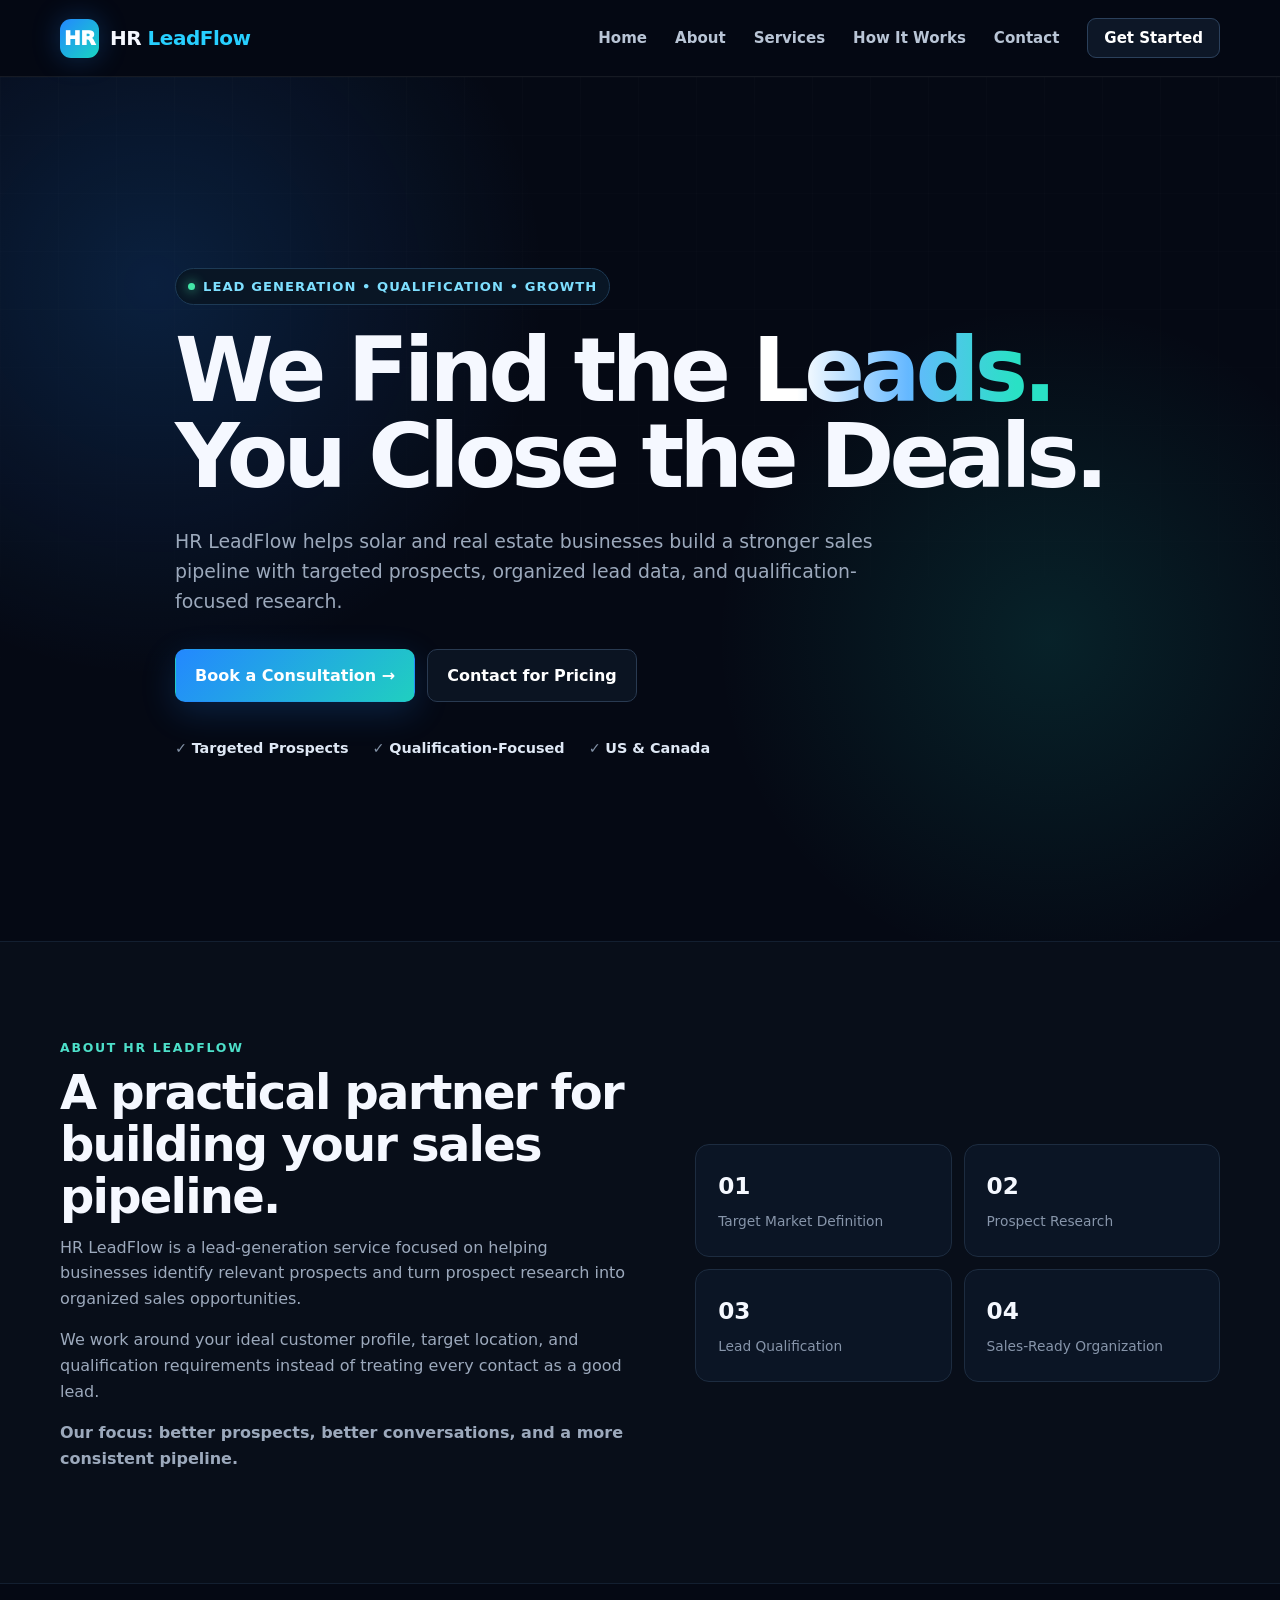
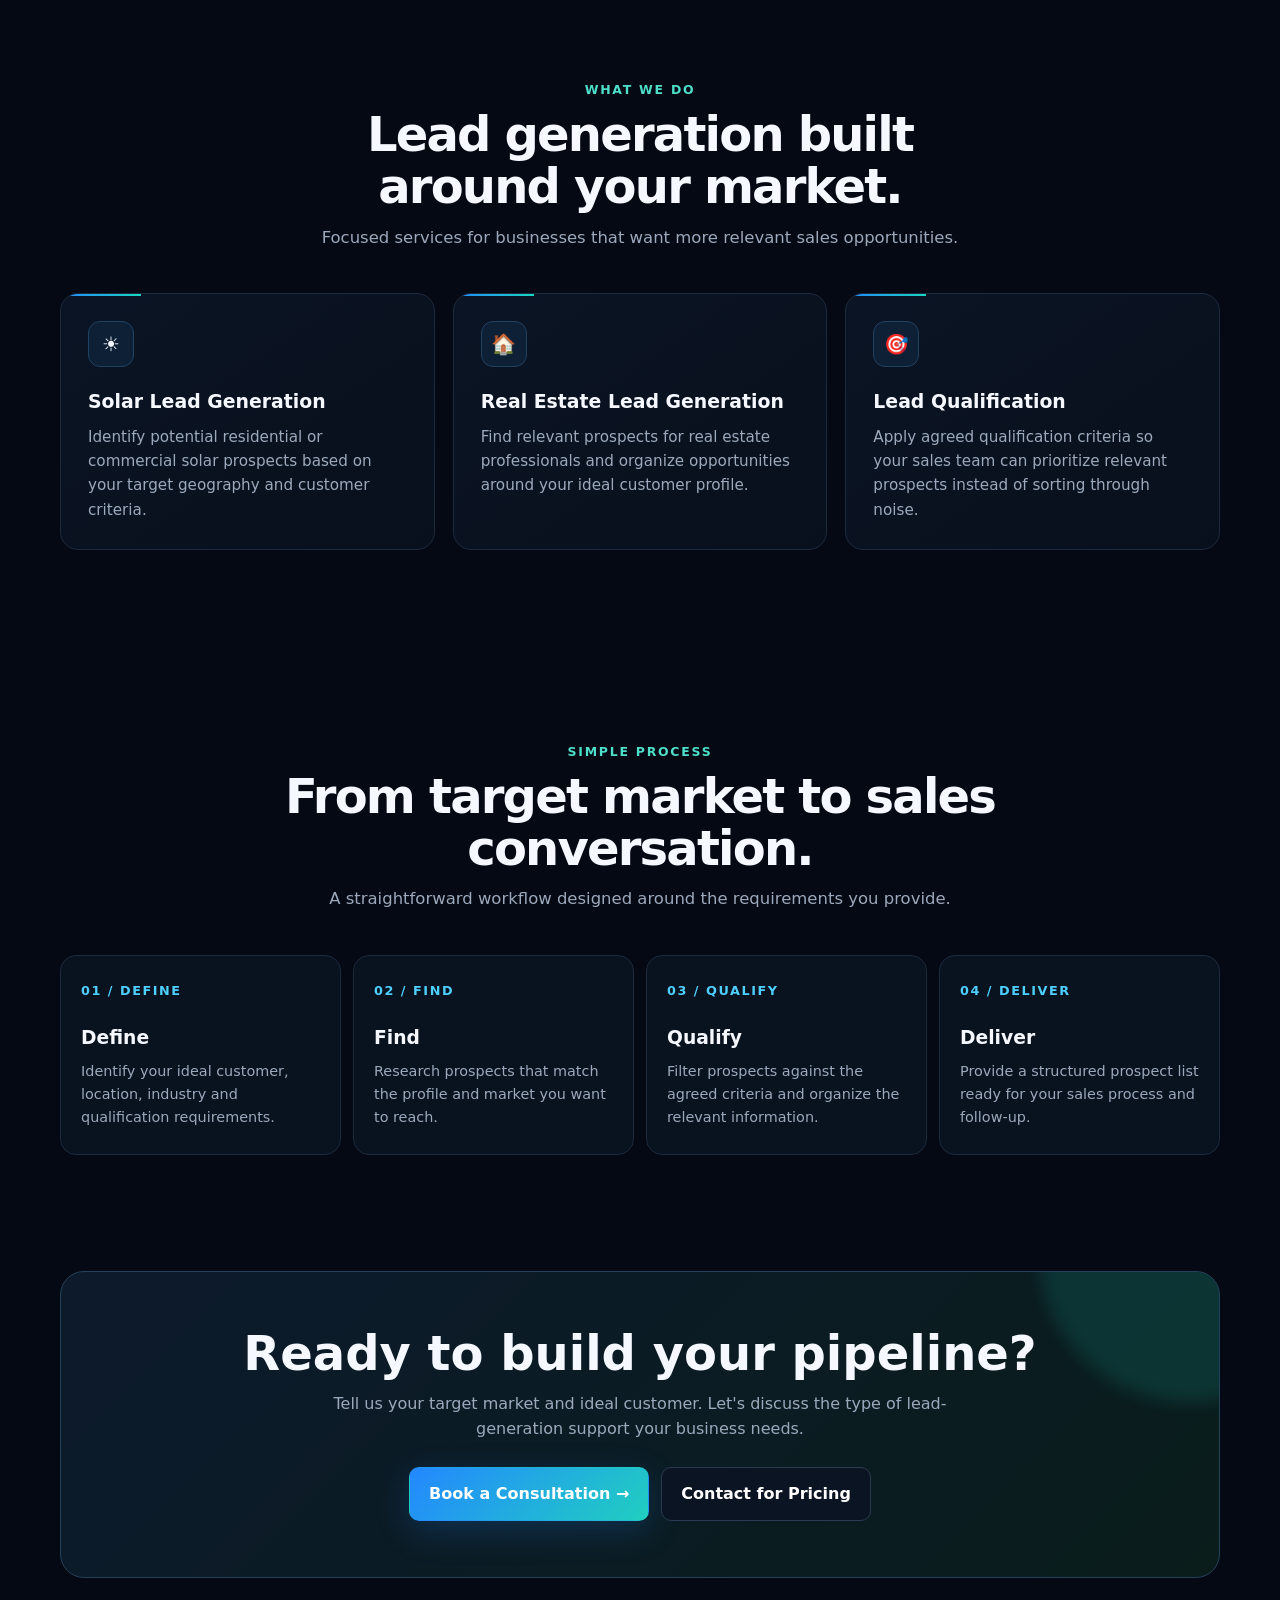
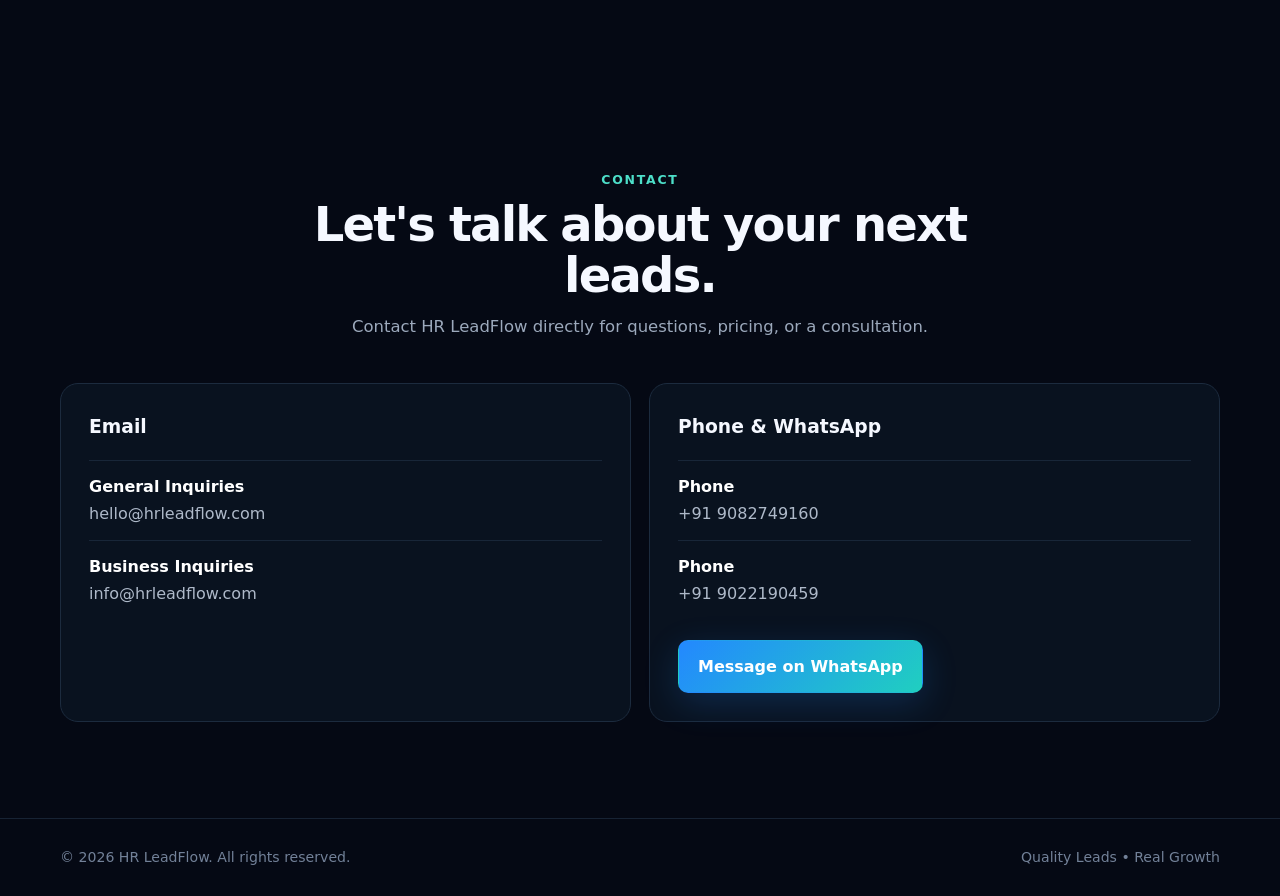
<file: index.html>
<!DOCTYPE html>
<html lang="en">
<head>
<meta charset="UTF-8">
<meta name="viewport" content="width=device-width, initial-scale=1.0">
<title>HR LeadFlow | Quality Leads • Real Growth</title>
<meta name="description" content="HR LeadFlow helps solar and real estate businesses find, qualify, and organize targeted sales opportunities.">
<style>
:root{
  --bg:#050914;--bg2:#091120;--card:#0b1424;--card2:#0e192b;
  --text:#f5f8ff;--muted:#9ca9bc;--line:#1d2a3d;
  --blue:#2388ff;--cyan:#18d6c2;--green:#43e6a7;
  --max:1160px;
}
*{box-sizing:border-box;margin:0;padding:0}
html{scroll-behavior:smooth}
body{
  font-family:Inter,ui-sans-serif,system-ui,-apple-system,BlinkMacSystemFont,"Segoe UI",Arial,sans-serif;
  background:var(--bg);color:var(--text);line-height:1.6;overflow-x:hidden
}
a{text-decoration:none;color:inherit}
.container{width:min(var(--max),92%);margin:auto}
nav{
  position:sticky;top:0;z-index:1000;background:rgba(5,9,20,.84);
  backdrop-filter:blur(18px);border-bottom:1px solid rgba(255,255,255,.07)
}
.nav-inner{min-height:76px;display:flex;align-items:center;justify-content:space-between;gap:25px}
.brand{display:flex;align-items:center;gap:11px;font-weight:900;font-size:1.25rem;letter-spacing:-.5px}
.brand-mark{
  width:39px;height:39px;border-radius:11px;display:grid;place-items:center;
  background:linear-gradient(135deg,var(--blue),var(--cyan));color:white;
  box-shadow:0 0 28px rgba(35,136,255,.28);font-weight:950
}
.brand-name span{color:#27cfff}
.nav-links{display:flex;align-items:center;gap:28px;list-style:none}
.nav-links a{color:#b9c5d6;font-size:.94rem;font-weight:700;transition:.2s}
.nav-links a:hover{color:#fff}
.nav-cta{padding:10px 16px;border:1px solid #2b405b;border-radius:9px!important;color:#fff!important;background:#0d1727}
.hero{
  min-height:calc(100vh - 76px);display:flex;align-items:center;position:relative;
  background:
   radial-gradient(circle at 12% 24%,rgba(35,136,255,.18),transparent 30%),
   radial-gradient(circle at 82% 65%,rgba(24,214,194,.12),transparent 28%);
}
.hero:before{
  content:"";position:absolute;inset:0;opacity:.23;
  background-image:linear-gradient(rgba(255,255,255,.055) 1px,transparent 1px),
  linear-gradient(90deg,rgba(255,255,255,.055) 1px,transparent 1px);
  background-size:58px 58px;mask-image:linear-gradient(to bottom,#000,transparent 85%)
}
.hero-content{position:relative;padding:95px 0 85px;max-width:930px}
.eyebrow{
  display:inline-flex;align-items:center;gap:8px;padding:7px 12px;border:1px solid #1d3a55;
  border-radius:999px;background:#091625;color:#7edfff;font-size:.82rem;font-weight:800;
  text-transform:uppercase;letter-spacing:.08em;margin-bottom:22px
}
.dot{width:7px;height:7px;border-radius:50%;background:var(--green);box-shadow:0 0 12px var(--green)}
h1{font-size:clamp(3.1rem,7vw,6.6rem);line-height:.96;letter-spacing:-5px;max-width:1000px;margin-bottom:27px}
.gradient{background:linear-gradient(90deg,#fff 15%,#65b8ff 52%,#29e1c5 88%);-webkit-background-clip:text;background-clip:text;color:transparent}
.hero p{font-size:1.18rem;color:var(--muted);max-width:700px;margin-bottom:32px}
.buttons{display:flex;gap:12px;flex-wrap:wrap}
.btn{
  display:inline-flex;align-items:center;justify-content:center;gap:8px;padding:13px 19px;border-radius:10px;
  font-weight:850;border:1px solid transparent;transition:.22s
}
.btn-primary{background:linear-gradient(135deg,#2388ff,#20cfc0);color:#fff;box-shadow:0 10px 35px rgba(35,136,255,.2)}
.btn-primary:hover{transform:translateY(-2px);box-shadow:0 15px 42px rgba(35,136,255,.3)}
.btn-secondary{background:#0b1422;border-color:#293a51;color:#fff}
.btn-secondary:hover{border-color:#4b718f;transform:translateY(-2px)}
.trust-row{display:flex;gap:24px;flex-wrap:wrap;margin-top:35px;color:#8291a6;font-size:.9rem}
.trust-row strong{color:#dfe8f5}
section{padding:96px 0}
.section-head{max-width:730px;margin-bottom:42px}
.center{text-align:center;margin-left:auto;margin-right:auto}
.kicker{color:#4ddfc9;font-size:.78rem;font-weight:900;text-transform:uppercase;letter-spacing:.14em;margin-bottom:9px}
.section-title{font-size:clamp(2rem,4vw,3rem);line-height:1.08;letter-spacing:-1.8px;margin-bottom:12px}
.section-subtitle{color:var(--muted);font-size:1.03rem}
.grid-3{display:grid;grid-template-columns:repeat(3,1fr);gap:18px}
.card{
  position:relative;background:linear-gradient(145deg,var(--card),#08101c);
  border:1px solid var(--line);border-radius:18px;padding:27px;overflow:hidden;transition:.25s
}
.card:before{content:"";position:absolute;top:0;left:0;width:80px;height:2px;background:linear-gradient(90deg,var(--blue),var(--cyan))}
.card:hover{transform:translateY(-5px);border-color:#2d4b69}
.icon{
  width:46px;height:46px;border-radius:12px;display:grid;place-items:center;
  background:#0e2035;border:1px solid #214363;font-size:1.25rem;margin-bottom:19px
}
.card h3{font-size:1.18rem;margin-bottom:8px}.card p{color:var(--muted);font-size:.95rem}
.about{background:#080e19;border-top:1px solid #131f30;border-bottom:1px solid #131f30}
.about-layout{display:grid;grid-template-columns:1.05fr .95fr;gap:55px;align-items:center}
.about-copy p{color:var(--muted);margin-bottom:16px}
.about-panel{display:grid;grid-template-columns:1fr 1fr;gap:12px}
.stat{padding:22px;background:#0b1525;border:1px solid #1d2c40;border-radius:14px}
.stat b{display:block;font-size:1.45rem;margin-bottom:4px}.stat span{color:#8795aa;font-size:.86rem}
.steps{display:grid;grid-template-columns:repeat(4,1fr);gap:12px}
.step{padding:25px 20px;background:#09121f;border:1px solid #1b2a3d;border-radius:16px}
.step-num{color:#4dcfff;font-weight:900;font-size:.8rem;letter-spacing:.12em;margin-bottom:22px}
.step h3{margin-bottom:7px}.step p{color:var(--muted);font-size:.9rem}
.cta-wrap{padding-top:20px}
.cta{
  position:relative;overflow:hidden;background:linear-gradient(135deg,#0c1a2c,#0a1d1b);
  border:1px solid #24415a;border-radius:24px;padding:56px;text-align:center
}
.cta:after{content:"";position:absolute;width:300px;height:300px;border-radius:50%;right:-120px;top:-170px;background:rgba(24,214,194,.13);filter:blur(8px)}
.cta h2{position:relative;font-size:clamp(2rem,4vw,3rem);line-height:1.05;margin-bottom:12px;z-index:1}
.cta p{position:relative;color:var(--muted);max-width:650px;margin:0 auto 25px;z-index:1}
.cta .buttons{position:relative;justify-content:center;z-index:1}
.contact-grid{display:grid;grid-template-columns:1fr 1fr;gap:18px}
.contact-card{background:#09121f;border:1px solid #1c2b3e;border-radius:18px;padding:28px}
.contact-card h3{margin-bottom:18px}
.contact-item{padding:13px 0;border-top:1px solid #182638;color:#aeb9c9}
.contact-item strong{display:block;color:#fff;margin-bottom:2px}.contact-item a:hover{color:#35ddc8}
footer{border-top:1px solid #172334;padding:27px 0;color:#728198;font-size:.88rem}
.footer-inner{display:flex;justify-content:space-between;gap:20px;align-items:center}
@media(max-width:850px){
 .nav-links{gap:13px}.nav-cta{display:none}.grid-3,.steps{grid-template-columns:1fr 1fr}.about-layout{grid-template-columns:1fr}.contact-grid{grid-template-columns:1fr}
}
@media(max-width:600px){
 .nav-inner{padding:14px 0;flex-wrap:wrap}.nav-links{width:100%;justify-content:center;gap:17px}
 h1{letter-spacing:-3px}.hero-content{padding:72px 0}.trust-row{gap:12px}
 .grid-3,.steps,.about-panel{grid-template-columns:1fr}.cta{padding:35px 20px}.footer-inner{flex-direction:column;text-align:center}
}
</style>
</head>
<body>

<nav>
  <div class="container nav-inner">
    <a href="#home" class="brand">
      <div class="brand-mark">HR</div>
      <div class="brand-name">HR <span>LeadFlow</span></div>
    </a>
    <ul class="nav-links">
      <li><a href="#home">Home</a></li>
      <li><a href="#about">About</a></li>
      <li><a href="#services">Services</a></li>
      <li><a href="#process">How It Works</a></li>
      <li><a href="#contact">Contact</a></li>
      <li><a class="nav-cta" href="#contact">Get Started</a></li>
    </ul>
  </div>
</nav>

<main>

<section id="home" class="hero">
  <div class="container hero-content">
    <div class="eyebrow"><span class="dot"></span> Lead Generation • Qualification • Growth</div>
    <h1>We Find the <span class="gradient">Leads.</span><br>You Close the Deals.</h1>
    <p>
      HR LeadFlow helps solar and real estate businesses build a stronger sales pipeline
      with targeted prospects, organized lead data, and qualification-focused research.
    </p>
    <div class="buttons">
      <a class="btn btn-primary" href="https://wa.me/919082749160?text=Hi%20HR%20LeadFlow%2C%20I%27d%20like%20to%20book%20a%20free%20consultation." target="_blank" rel="noopener">Book a Consultation →</a>
      <a class="btn btn-secondary" href="#contact">Contact for Pricing</a>
    </div>
    <div class="trust-row">
      <span>✓ <strong>Targeted Prospects</strong></span>
      <span>✓ <strong>Qualification-Focused</strong></span>
      <span>✓ <strong>US & Canada</strong></span>
    </div>
  </div>
</section>

<section id="about" class="about">
  <div class="container about-layout">
    <div class="about-copy">
      <div class="kicker">About HR LeadFlow</div>
      <h2 class="section-title">A practical partner for building your sales pipeline.</h2>
      <p>
        HR LeadFlow is a lead-generation service focused on helping businesses identify
        relevant prospects and turn prospect research into organized sales opportunities.
      </p>
      <p>
        We work around your ideal customer profile, target location, and qualification
        requirements instead of treating every contact as a good lead.
      </p>
      <p><strong>Our focus: better prospects, better conversations, and a more consistent pipeline.</strong></p>
    </div>
    <div class="about-panel">
      <div class="stat"><b>01</b><span>Target Market Definition</span></div>
      <div class="stat"><b>02</b><span>Prospect Research</span></div>
      <div class="stat"><b>03</b><span>Lead Qualification</span></div>
      <div class="stat"><b>04</b><span>Sales-Ready Organization</span></div>
    </div>
  </div>
</section>

<section id="services">
  <div class="container">
    <div class="section-head center">
      <div class="kicker">What We Do</div>
      <h2 class="section-title">Lead generation built around your market.</h2>
      <p class="section-subtitle">Focused services for businesses that want more relevant sales opportunities.</p>
    </div>
    <div class="grid-3">
      <div class="card">
        <div class="icon">☀️</div>
        <h3>Solar Lead Generation</h3>
        <p>Identify potential residential or commercial solar prospects based on your target geography and customer criteria.</p>
      </div>
      <div class="card">
        <div class="icon">🏠</div>
        <h3>Real Estate Lead Generation</h3>
        <p>Find relevant prospects for real estate professionals and organize opportunities around your ideal customer profile.</p>
      </div>
      <div class="card">
        <div class="icon">🎯</div>
        <h3>Lead Qualification</h3>
        <p>Apply agreed qualification criteria so your sales team can prioritize relevant prospects instead of sorting through noise.</p>
      </div>
    </div>
  </div>
</section>

<section id="process">
  <div class="container">
    <div class="section-head center">
      <div class="kicker">Simple Process</div>
      <h2 class="section-title">From target market to sales conversation.</h2>
      <p class="section-subtitle">A straightforward workflow designed around the requirements you provide.</p>
    </div>
    <div class="steps">
      <div class="step"><div class="step-num">01 / DEFINE</div><h3>Define</h3><p>Identify your ideal customer, location, industry and qualification requirements.</p></div>
      <div class="step"><div class="step-num">02 / FIND</div><h3>Find</h3><p>Research prospects that match the profile and market you want to reach.</p></div>
      <div class="step"><div class="step-num">03 / QUALIFY</div><h3>Qualify</h3><p>Filter prospects against the agreed criteria and organize the relevant information.</p></div>
      <div class="step"><div class="step-num">04 / DELIVER</div><h3>Deliver</h3><p>Provide a structured prospect list ready for your sales process and follow-up.</p></div>
    </div>
  </div>
</section>

<section class="cta-wrap">
  <div class="container">
    <div class="cta">
      <h2>Ready to build your pipeline?</h2>
      <p>Tell us your target market and ideal customer. Let's discuss the type of lead-generation support your business needs.</p>
      <div class="buttons">
        <a class="btn btn-primary" href="https://wa.me/919082749160?text=Hi%20HR%20LeadFlow%2C%20I%27d%20like%20to%20book%20a%20free%20consultation." target="_blank" rel="noopener">Book a Consultation →</a>
        <a class="btn btn-secondary" href="#contact">Contact for Pricing</a>
      </div>
    </div>
  </div>
</section>

<section id="contact">
  <div class="container">
    <div class="section-head center">
      <div class="kicker">Contact</div>
      <h2 class="section-title">Let's talk about your next leads.</h2>
      <p class="section-subtitle">Contact HR LeadFlow directly for questions, pricing, or a consultation.</p>
    </div>
    <div class="contact-grid">
      <div class="contact-card">
        <h3>Email</h3>
        <div class="contact-item"><strong>General Inquiries</strong><a href="mailto:hello@hrleadflow.com">hello@hrleadflow.com</a></div>
        <div class="contact-item"><strong>Business Inquiries</strong><a href="mailto:info@hrleadflow.com">info@hrleadflow.com</a></div>
      </div>
      <div class="contact-card">
        <h3>Phone & WhatsApp</h3>
        <div class="contact-item"><strong>Phone</strong>+91 9082749160</div>
        <div class="contact-item"><strong>Phone</strong>+91 9022190459</div>
        <div class="buttons" style="margin-top:20px">
          <a class="btn btn-primary" href="https://wa.me/919082749160?text=Hi%20HR%20LeadFlow%2C%20I%27d%20like%20to%20discuss%20lead%20generation." target="_blank" rel="noopener">Message on WhatsApp</a>
        </div>
      </div>
    </div>
  </div>
</section>

</main>

<footer>
  <div class="container footer-inner">
    <div>© 2026 HR LeadFlow. All rights reserved.</div>
    <div>Quality Leads • Real Growth</div>
  </div>
</footer>

</body>
</html>
</file>
